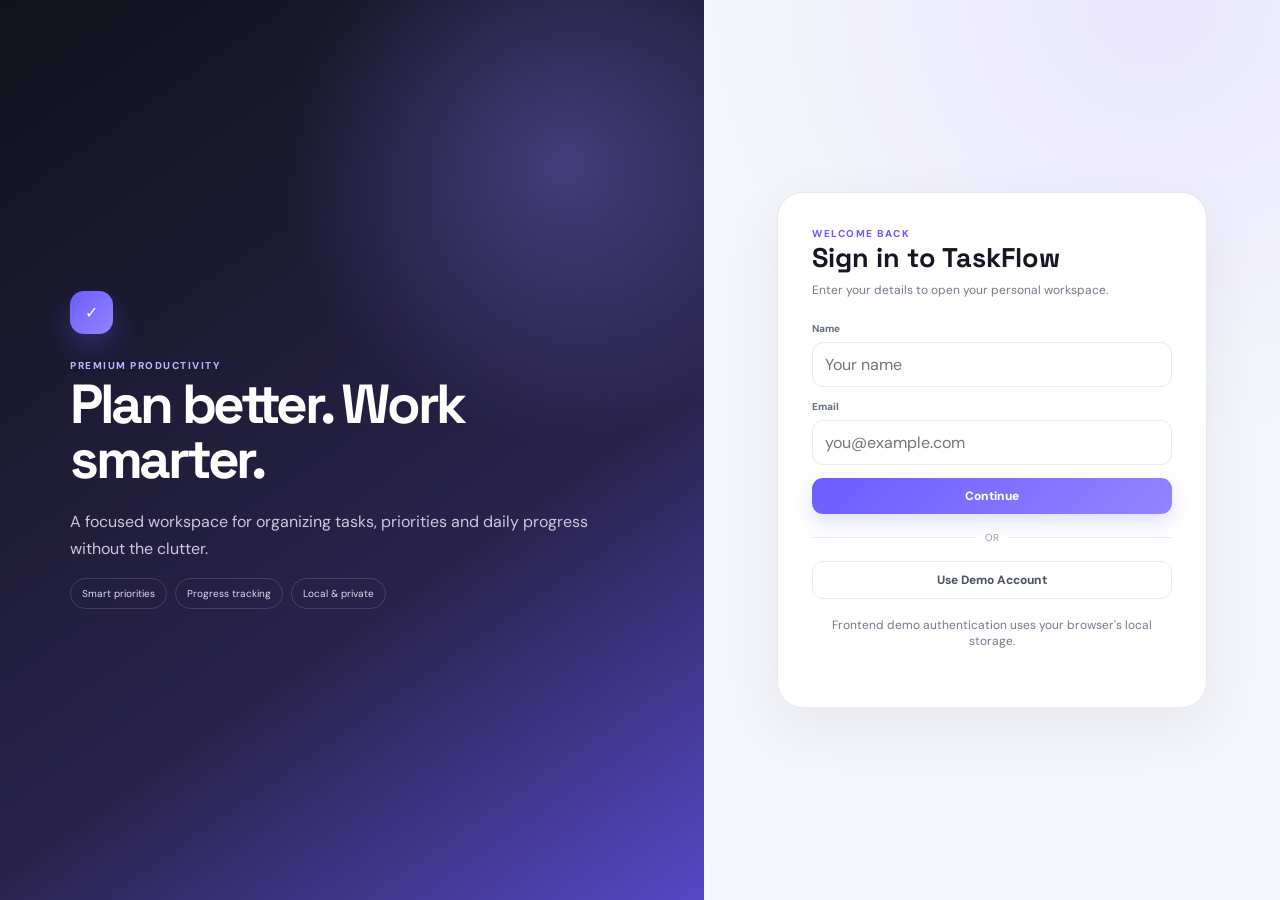
<file: index.html>
<!doctype html><html><head><meta charset="utf-8"><meta name="viewport" content="width=device-width,initial-scale=1"><title>TaskFlow Pro</title><link rel="stylesheet" href="style.css"></head><body><div class="auth"><section class="brandpanel"><div class="logo">✓</div><div class="eyebrow" style="color:#bdb6ff;margin-top:25px">Premium productivity</div><h1>Plan better. Work smarter.</h1><p>A focused workspace for organizing tasks, priorities and daily progress without the clutter.</p><div class="mini"><span>Smart priorities</span><span>Progress tracking</span><span>Local & private</span></div></section><section class="login"><div class="authbox"><div class="eyebrow">Welcome back</div><h2>Sign in to TaskFlow</h2><p>Enter your details to open your personal workspace.</p><div class="row"><label>Name</label><input id="name" placeholder="Your name"></div><div class="row"><label>Email</label><input id="email" type="email" placeholder="you@example.com"></div><button class="btn full" onclick="login()">Continue</button><div class="or">OR</div><button class="btn secondary full" onclick="demo()">Use Demo Account</button><p class="small center" style="margin-top:18px">Frontend demo authentication uses your browser's local storage.</p></div></section></div><script src="app.js"></script></body></html>
</file>
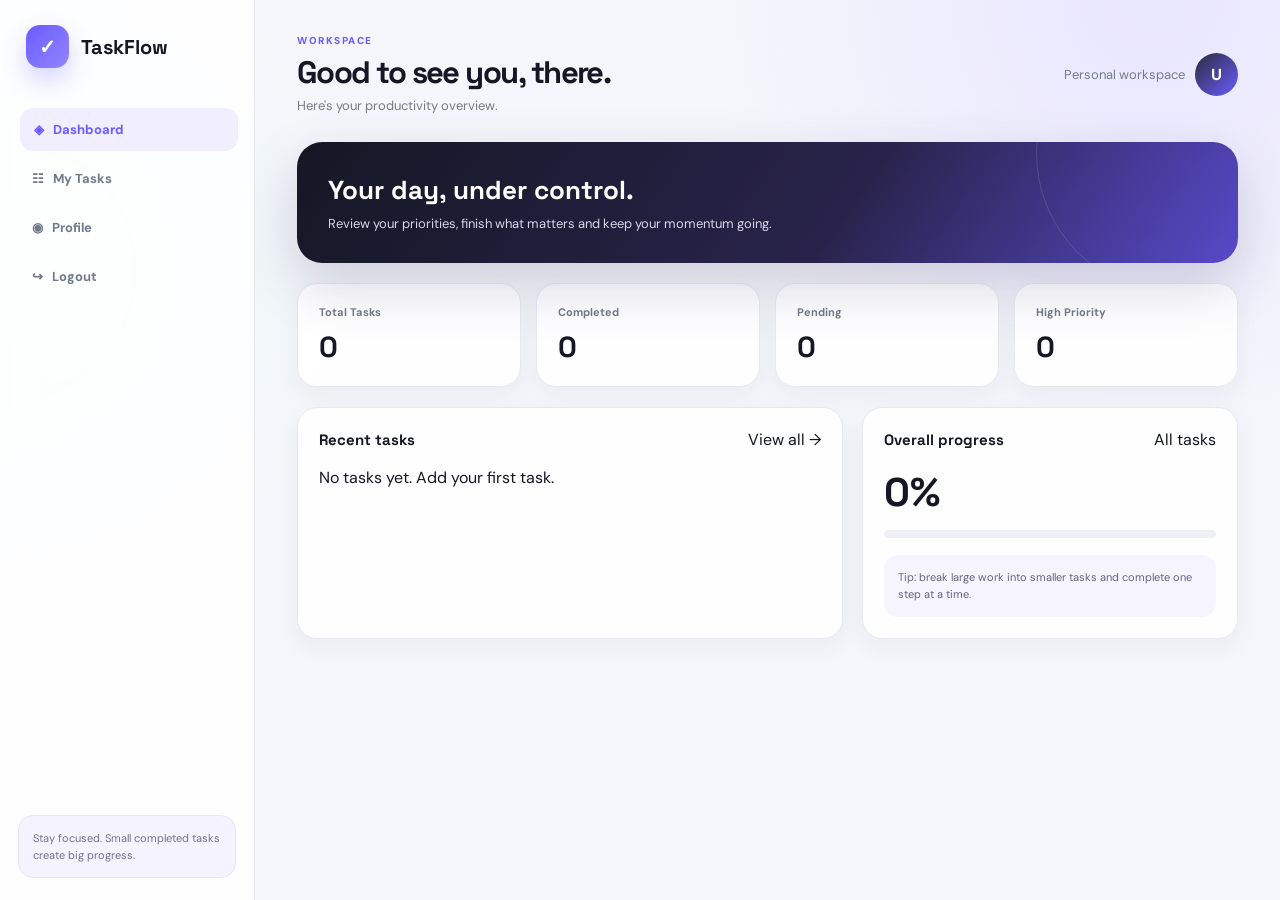
<file: home.html>
<!doctype html><html><head><meta charset="utf-8"><meta name="viewport" content="width=device-width,initial-scale=1"><title>Dashboard — TaskFlow Pro</title><link rel="stylesheet" href="style.css"></head><body><div class="app"><aside class="side"><div class="brand"><div class="logo">✓</div>TaskFlow</div><nav class="nav"><a class="active" href="home.html">◈ &nbsp; Dashboard</a><a href="tasks.html">☷ &nbsp; My Tasks</a><a href="profile.html">◉ &nbsp; Profile</a><a href="#" onclick="logout()">↪ &nbsp; Logout</a></nav><div class="side-bottom"><div class="side-note">Stay focused. Small completed tasks create big progress.</div></div></aside><main class="main"><header class="topbar"><div><div class="eyebrow">Workspace</div><h1>Good to see you, <span id="user">there</span>.</h1><div class="sub">Here's your productivity overview.</div></div><div class="userbox"><span class="sub">Personal workspace</span><div class="avatar" id="avatar">T</div></div></header><section class="hero"><h2>Your day, under control.</h2><p>Review your priorities, finish what matters and keep your momentum going.</p></section><section class="stats"><div class="card stat"><div class="label">Total Tasks</div><div class="value" id="total">0</div></div><div class="card stat"><div class="label">Completed</div><div class="value" id="completed">0</div></div><div class="card stat"><div class="label">Pending</div><div class="value" id="pending">0</div></div><div class="card stat"><div class="label">High Priority</div><div class="value" id="high">0</div></div></section><section class="grid"><div class="card"><div class="head"><h3>Recent tasks</h3><a class="muted" href="tasks.html">View all →</a></div><div id="recent" class="recent"></div></div><div class="card"><div class="head"><h3>Overall progress</h3><span class="muted">All tasks</span></div><div class="progress-big" id="progress">0%</div><div class="bar"><span id="progressbar" style="width:0%"></span></div><div class="tip">Tip: break large work into smaller tasks and complete one step at a time.</div></div></section></main></div><script src="app.js"></script></body></html>
</file>
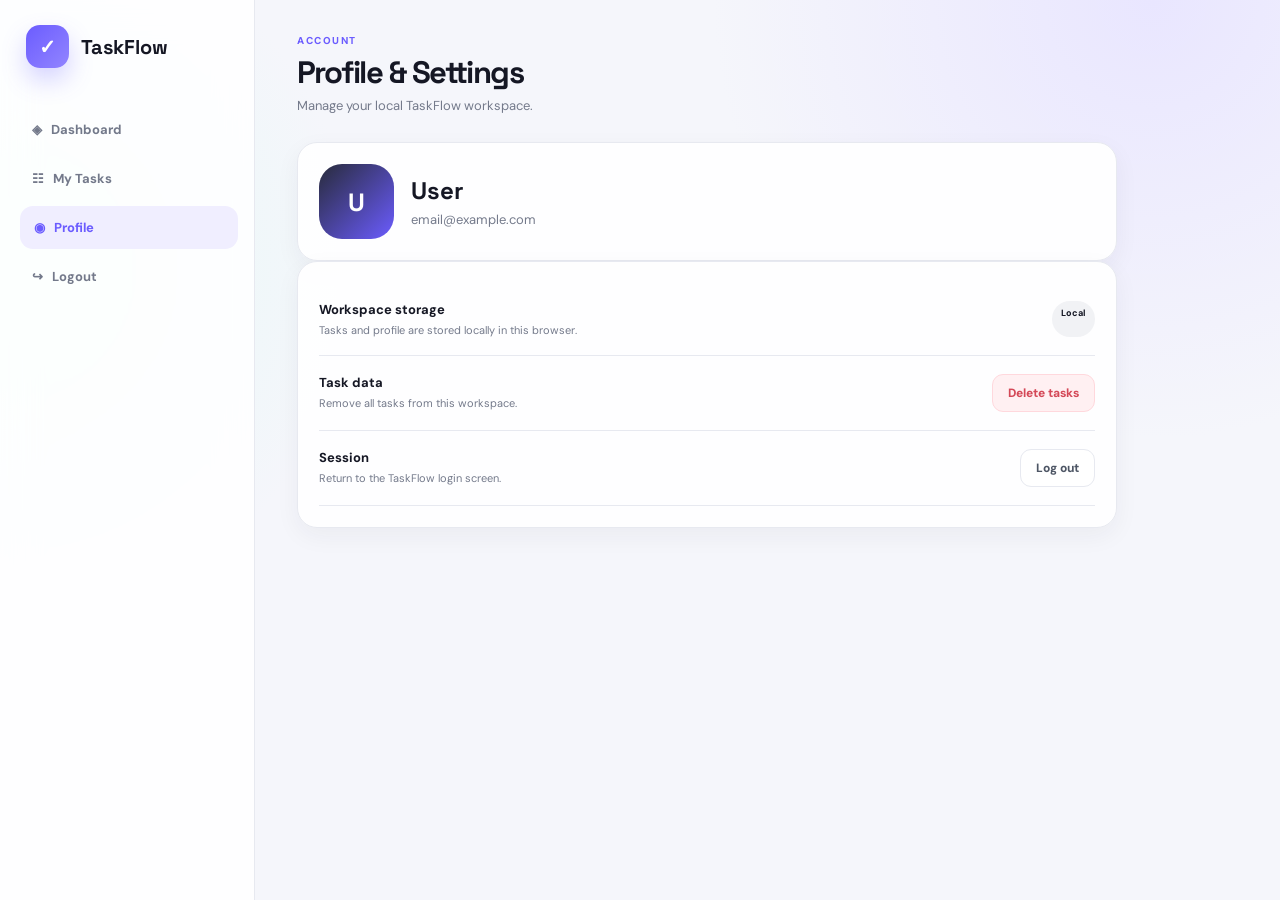
<file: profile.html>
<!doctype html><html><head><meta charset="utf-8"><meta name="viewport" content="width=device-width,initial-scale=1"><title>Profile — TaskFlow Pro</title><link rel="stylesheet" href="style.css"></head><body><div class="app"><aside class="side"><div class="brand"><div class="logo">✓</div>TaskFlow</div><nav class="nav"><a href="home.html">◈ &nbsp; Dashboard</a><a href="tasks.html">☷ &nbsp; My Tasks</a><a class="active" href="profile.html">◉ &nbsp; Profile</a><a href="#" onclick="logout()">↪ &nbsp; Logout</a></nav></aside><main class="main"><header class="topbar"><div><div class="eyebrow">Account</div><h1>Profile & Settings</h1><div class="sub">Manage your local TaskFlow workspace.</div></div></header><section class="profile"><div class="card profile-card"><div class="bigavatar" id="bigavatar">T</div><div><h2 id="pname" style="margin:0 0 5px">User</h2><div class="sub" id="pemail">email@example.com</div></div></div><div class="card"><div class="setting"><div><h4>Workspace storage</h4><p>Tasks and profile are stored locally in this browser.</p></div><span class="pill">Local</span></div><div class="setting"><div><h4>Task data</h4><p>Remove all tasks from this workspace.</p></div><button class="btn danger" onclick="clearTasks()">Delete tasks</button></div><div class="setting"><div><h4>Session</h4><p>Return to the TaskFlow login screen.</p></div><button class="btn secondary" onclick="logout()">Log out</button></div></div></section></main></div><script src="app.js"></script></body></html>
</file>
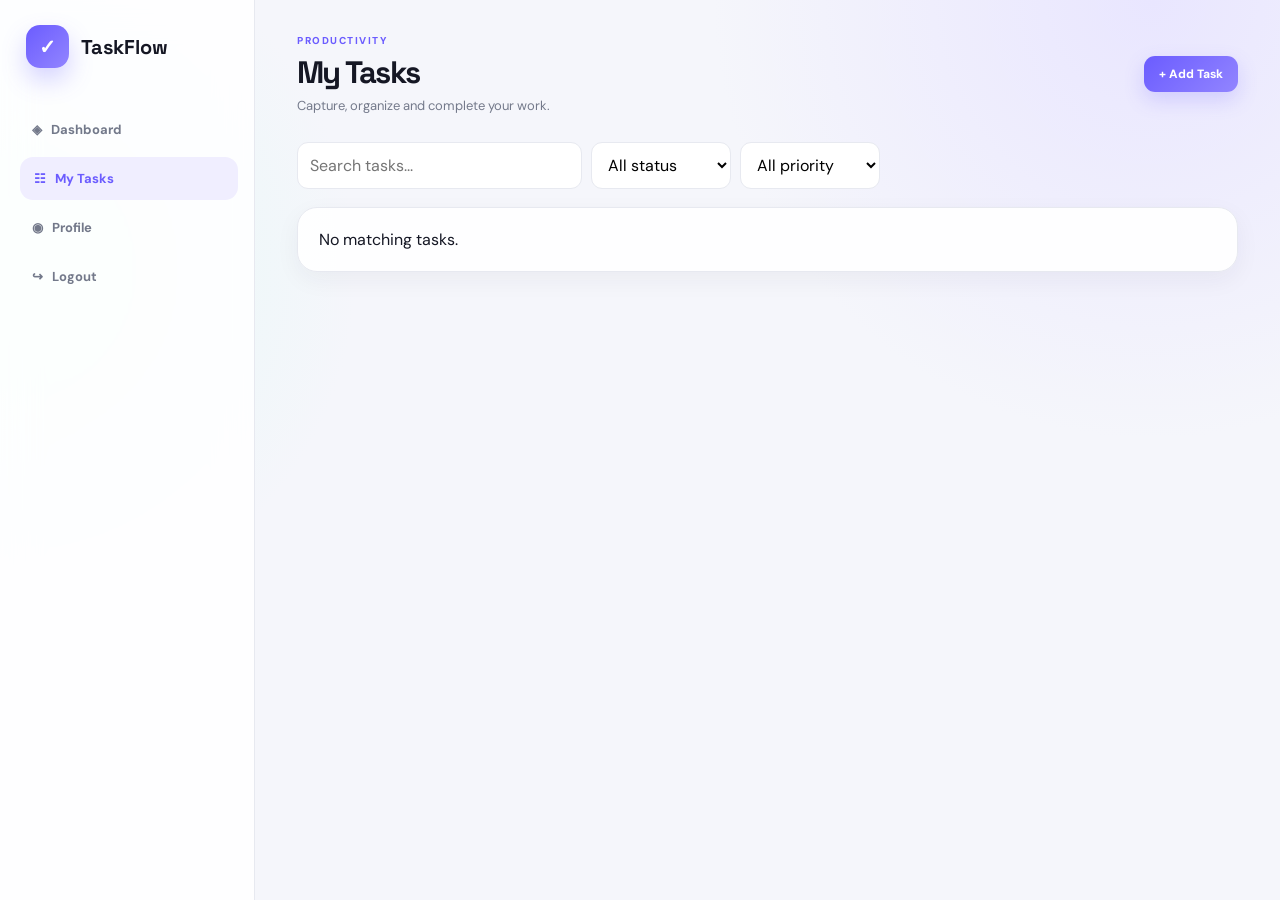
<file: tasks.html>
<!doctype html><html><head><meta charset="utf-8"><meta name="viewport" content="width=device-width,initial-scale=1"><title>Tasks — TaskFlow Pro</title><link rel="stylesheet" href="style.css"></head><body><div class="app"><aside class="side"><div class="brand"><div class="logo">✓</div>TaskFlow</div><nav class="nav"><a href="home.html">◈ &nbsp; Dashboard</a><a class="active" href="tasks.html">☷ &nbsp; My Tasks</a><a href="profile.html">◉ &nbsp; Profile</a><a href="#" onclick="logout()">↪ &nbsp; Logout</a></nav></aside><main class="main"><header class="topbar"><div><div class="eyebrow">Productivity</div><h1>My Tasks</h1><div class="sub">Capture, organize and complete your work.</div></div><button class="btn" onclick="openModal()">+ Add Task</button></header><section class="filters"><input id="search" placeholder="Search tasks..." oninput="render()"><select id="status" onchange="render()"><option value="all">All status</option><option value="pending">Pending</option><option value="done">Completed</option></select><select id="filterPriority" onchange="render()"><option value="all">All priority</option><option value="high">High</option><option value="medium">Medium</option><option value="low">Low</option></select></section><section id="list" class="tasklist"></section></main></div><div class="modal" id="modal"><div class="modalbox"><div class="head"><h2 id="modalTitle">Add Task</h2><button class="btn secondary" onclick="closeModal()">✕</button></div><div class="row"><label>Task title</label><input id="title" placeholder="e.g. Finish DBMS assignment"></div><div class="row"><label>Description</label><textarea id="desc" rows="3" placeholder="Add details..."></textarea></div><div class="twocol"><div class="row"><label>Priority</label><select id="priority"><option value="low">Low</option><option value="medium" selected>Medium</option><option value="high">High</option></select></div><div class="row"><label>Due date</label><input id="due" type="date"></div></div><input id="edit" type="hidden"><button class="btn full" onclick="save()">Save Task</button></div></div><script src="app.js"></script></body></html>
</file>
<file: style.css>
@import url('https://fonts.googleapis.com/css2?family=DM+Sans:wght@400;500;600;700&family=Space+Grotesk:wght@500;600;700&display=swap');
:root{--bg:#f5f6fb;--card:#fff;--ink:#151724;--muted:#747a8b;--line:#e7e9f0;--p:#6b5cff;--p2:#9285ff;--green:#18b69e;--red:#e85a68;--shadow:0 18px 55px #20243b12}
*{box-sizing:border-box}body{margin:0;font-family:"DM Sans",sans-serif;color:var(--ink);background:radial-gradient(circle at 90% 0,#e9e6ff,transparent 30%),radial-gradient(circle at 0 30%,#e4faf6,transparent 25%),var(--bg)}h1,h2,h3{font-family:"Space Grotesk",sans-serif}a{text-decoration:none;color:inherit}button,input,textarea,select{font:inherit}
.app{min-height:100vh}.side{position:fixed;width:255px;inset:0 auto 0 0;padding:25px 18px;background:#ffffffdd;backdrop-filter:blur(18px);border-right:1px solid var(--line);z-index:5}.brand{display:flex;align-items:center;gap:12px;margin:0 8px 40px;font:700 20px "Space Grotesk"}.logo{width:43px;height:43px;border-radius:14px;display:grid;place-items:center;color:white;background:linear-gradient(135deg,var(--p),var(--p2));box-shadow:0 12px 25px #6b5cff45}.nav{display:grid;gap:6px}.nav a{padding:13px 14px;border-radius:13px;color:#73798a;font-size:13px;font-weight:700;transition:.2s}.nav a:hover,.nav a.active{background:#f0eeff;color:var(--p);transform:translateX(2px)}.side-bottom{position:absolute;bottom:22px;left:18px;right:18px}.side-note{padding:14px;border-radius:15px;background:#f5f3ff;border:1px solid #e7e2ff;color:#77718d;font-size:11px;line-height:1.5}
.main{margin-left:255px;padding:34px 42px;max-width:1500px}.topbar{display:flex;justify-content:space-between;align-items:center;margin-bottom:28px}.eyebrow{font-size:10px;letter-spacing:.15em;text-transform:uppercase;font-weight:800;color:var(--p)}h1{font-size:31px;margin:5px 0;letter-spacing:-.05em}.sub{color:var(--muted);font-size:13px}.avatar{width:43px;height:43px;border-radius:50%;display:grid;place-items:center;background:linear-gradient(135deg,#292c3d,var(--p));color:#fff;font-weight:800}.userbox{display:flex;align-items:center;gap:10px}
.hero{padding:31px;border-radius:25px;background:linear-gradient(125deg,#151724,#29234b 58%,#5749c8);color:#fff;position:relative;overflow:hidden;box-shadow:0 22px 55px #28205230;margin-bottom:20px}.hero:after{content:"";position:absolute;width:280px;height:280px;border:1px solid #ffffff20;border-radius:50%;right:-80px;top:-130px}.hero h2{margin:0 0 8px;font-size:26px;position:relative;z-index:1}.hero p{margin:0;color:#d8d5e8;font-size:13px;position:relative;z-index:1}
.stats{display:grid;grid-template-columns:repeat(4,1fr);gap:15px;margin-bottom:20px}.card{background:#fffffff2;border:1px solid var(--line);border-radius:20px;padding:21px;box-shadow:0 8px 25px #20243b0d}.stat .label{font-size:11px;color:var(--muted);font-weight:700}.stat .value{font:700 29px "Space Grotesk";margin-top:9px}.grid{display:grid;grid-template-columns:1.45fr 1fr;gap:19px}.head{display:flex;justify-content:space-between;align-items:center;margin-bottom:17px}.head h3{margin:0;font-size:15px}.recent{display:grid;gap:9px}.taskrow{display:flex;align-items:center;gap:11px;padding:13px;border:1px solid var(--line);border-radius:14px;background:#fff}.check{width:20px;height:20px;border:2px solid #cfd3dd;border-radius:7px;display:grid;place-items:center}.check.done{background:var(--green);border-color:var(--green);color:#fff}.taskname{flex:1;font-size:12px;font-weight:700}.taskname.done{text-decoration:line-through;color:#a1a6b2}.priority,.pill{font-size:9px;font-weight:800;padding:6px 9px;border-radius:99px;background:#f1f2f5}.priority.high{background:#fff0f2;color:#d44857}.priority.medium{background:#fff7e3;color:#ad7300}.priority.low{background:#e9faf6;color:#138775}.bar{height:8px;background:#eef0f5;border-radius:99px;overflow:hidden}.bar span{display:block;height:100%;background:linear-gradient(90deg,var(--p),var(--p2));border-radius:99px}.progress-big{font:700 40px "Space Grotesk";margin:0 0 12px}.tip{margin-top:17px;padding:14px;background:#f6f4ff;border-radius:14px;color:#68627e;font-size:11px;line-height:1.55}
.btn{border:0;border-radius:11px;padding:10px 15px;font-size:12px;font-weight:800;color:#fff;background:linear-gradient(135deg,var(--p),var(--p2));box-shadow:0 8px 20px #6b5cff35;transition:.2s}.btn:hover{transform:translateY(-1px)}.btn.secondary{color:#4e5665;background:#fff;border:1px solid var(--line);box-shadow:none}.btn.danger{color:#d44857;background:#fff0f2;border:1px solid #ffd8dd;box-shadow:none}.full{width:100%}
.tasktop{display:flex;justify-content:space-between;align-items:center;margin-bottom:18px}.filters{display:flex;gap:9px;flex-wrap:wrap;margin-bottom:18px}.filters input{max-width:285px}.filters select{width:auto;min-width:140px}.tasklist{display:grid;gap:11px}.taskcard{padding:18px;border:1px solid var(--line);border-radius:18px;background:#fff;box-shadow:0 8px 25px #20243b0d}.taskcard h3{font-size:14px;margin:0 0 7px}.taskcard p{font-size:11px;color:var(--muted);line-height:1.6;margin:0}.taskmeta,.actions{display:flex;gap:7px;flex-wrap:wrap;margin-top:12px}.actions .btn{padding:7px 10px;font-size:10px}
input,textarea,select{width:100%;border:1px solid var(--line);border-radius:11px;padding:11px 12px;outline:0;background:#fff}input:focus,textarea:focus,select:focus{border-color:#a69cff;box-shadow:0 0 0 4px #6b5cff12}.modal{position:fixed;inset:0;background:#11152280;backdrop-filter:blur(8px);display:none;align-items:center;justify-content:center;padding:20px;z-index:20}.modal.show{display:flex}.modalbox{width:min(560px,100%);padding:27px;border-radius:24px;background:#fff;box-shadow:0 35px 100px #0003}.twocol{display:grid;grid-template-columns:1fr 1fr;gap:11px}
.profile{max-width:820px}.profile-card{display:flex;align-items:center;gap:17px}.bigavatar{width:75px;height:75px;border-radius:23px;display:grid;place-items:center;color:#fff;font:700 25px "Space Grotesk";background:linear-gradient(135deg,#282b3b,var(--p))}.setting{display:flex;justify-content:space-between;gap:20px;padding:18px 0;border-bottom:1px solid var(--line)}.setting h4{margin:0 0 5px;font-size:13px}.setting p{margin:0;color:var(--muted);font-size:11px}
.auth{min-height:100vh;display:grid;grid-template-columns:1.1fr .9fr}.brandpanel{padding:70px;display:flex;flex-direction:column;justify-content:center;color:#fff;background:radial-gradient(circle at 80% 18%,#8b7dff55,transparent 30%),linear-gradient(145deg,#10121b,#29234b 63%,#5548c6)}.brandpanel h1{font-size:55px;line-height:1;max-width:610px;letter-spacing:-.06em}.brandpanel p{max-width:520px;color:#cbc8db;line-height:1.7}.mini{display:flex;gap:8px;flex-wrap:wrap}.mini span{padding:8px 11px;border:1px solid #ffffff25;border-radius:99px;font-size:10px;color:#dddaf0}.login{display:flex;align-items:center;justify-content:center;padding:35px}.authbox{width:min(430px,100%);padding:34px;background:#fff;border:1px solid var(--line);border-radius:26px;box-shadow:var(--shadow)}.authbox h2{margin:0 0 7px;font-size:27px}.authbox>p{font-size:12px;color:var(--muted);margin:0 0 24px}.row{margin-bottom:13px}.row label{display:block;font-size:10px;font-weight:800;color:#687080;margin-bottom:7px}.or{display:flex;align-items:center;gap:10px;color:#999fac;font-size:10px;margin:17px 0}.or:before,.or:after{content:"";height:1px;background:var(--line);flex:1}.center{text-align:center}.small{font-size:10px;color:var(--muted)}
@media(max-width:1000px){.side{width:215px}.main{margin-left:215px}.stats{grid-template-columns:1fr 1fr}.grid{grid-template-columns:1fr}.brandpanel{padding:45px}.brandpanel h1{font-size:43px}}
@media(max-width:720px){.side{position:relative;width:100%;height:auto;padding:14px;border-right:0;border-bottom:1px solid var(--line)}.brand{margin-bottom:11px}.nav{display:flex;overflow:auto}.nav a{white-space:nowrap}.side-bottom{display:none}.main{margin:0;padding:21px 15px}.topbar .userbox span{display:none}.stats{grid-template-columns:1fr 1fr}.auth{grid-template-columns:1fr}.brandpanel{display:none}.login{padding:18px}.authbox{padding:25px}.twocol{grid-template-columns:1fr}}
</file>
